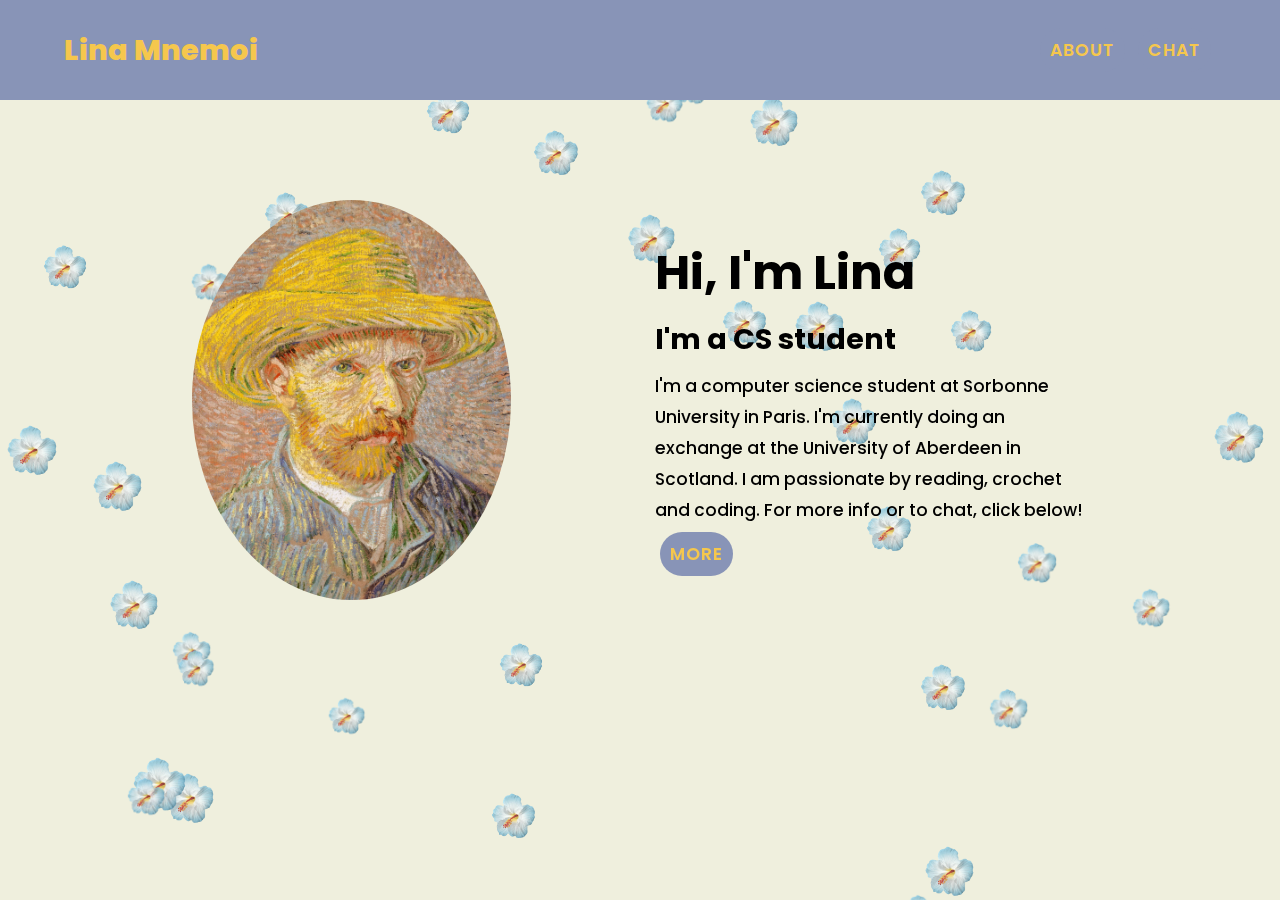
<file: public/index.html>
<!DOCTYPE html>
<html lang="en">
<head>
    <meta charset="UTF-8">
    <meta name="viewport" content="width=device-width, initial-scale=1.0">
    <title>Lina Mnemoi</title>
    <link rel="stylesheet" href="css/styles.css">
    <meta name="description" content="">
    <meta name="viewport" content="width=device-width, initial-scale=1">
    <link href="https://fonts.googleapis.com/css2?family=Poppins:ital,wght@0,100;0,200;0,300;0,400;0,500;0,600;0,700;0,800;0,900;1,100;1,200;1,300;1,400;1,500;1,600;1,700;1,800;1,900&display=swap" rel="stylesheet">
</head>

<body>

    <!--making of a navbar at the top (the same for all pages)-->
    <header>
        <a href="#" class="logo">Lina Mnemoi</a>

        <i class="bx bx-menu" id="menu-icon"></i>

        <nav>
            <a href="info.html" class="btn">about</a>
            <a href="chat.html" class="btn">CHAT</a>
        </nav>

        
    </header>

    <div class="wallpaper" id="wallpaper"></div> <!-- floating flowers background-->


    <!--content of the page = image, text and link-->
    <div class="home_content">
        <div class="home_img">
            <img src="img/pic.jpg" alt="Portrait">
        </div>

        <div class="main_content">
            <h1>Hi, I'm Lina</h1>
            <h3>I'm a CS student</h3>
            <p>I'm a computer science student at Sorbonne University in Paris. I'm currently doing an exchange at the University of Aberdeen in Scotland. I am passionate by reading, crochet and coding. For more info or to chat, click below! </p>

            <a href="info.html" class="btn">More</a>

        </div>

    </div>

    <script>
        //making of the "wallpaper" background
        const wallpaper = document.getElementById("wallpaper");
        const flowerCount = 40;

        for (let i = 0; i < flowerCount; i++) {
            const flower = document.createElement("img");
            flower.src = "img/flower.png"; 
            flower.className = "flower";

            //random position for each flower
            flower.style.top = `${Math.random() * 100}%`;
            flower.style.left = `${Math.random() * 100}%`;

            //random duration and delay for animation float defined in styles.css
            const duration = 5 + Math.random() * 4; // 5s to 9s
            const delay = Math.random() * 3;
            flower.style.animationDuration = `${duration}s`;
            flower.style.animationDelay = `${delay}s`;

            // Slight size variation 
            const size = 40 + Math.random() * 20; //between 40 and 60px
            flower.style.width = `${size}px`;

            wallpaper.appendChild(flower);
        }

    </script>
    
</body>



</html>
</file>
<file: public/css/styles.css>
*{
    margin: 0;
    padding: 0;
    box-sizing: border-box;
    text-decoration: none;

}

/*defining background color across the entire website + font*/
body{
    background-color: #EFEFDD;
    font-family: poppins, -apple-system, BlinkMacSystemFont, 'Segoe UI', Roboto, Oxygen, Ubuntu, Cantarell, 'Open Sans', 'Helvetica Neue', sans-serif, Geneva, Tahoma, sans-serif, 'Times New Roman', Times, serif, sans-serif;
}

html{
    font-size: 60%; /*good practice*/
}

/*styles for the header/navbar for all the pages*/
header{
    width: 100%;
    height: 100px;
    top:0; 
    left:0; 
    padding: 4rem 5%;
    background:#8894B7;
    justify-content: space-between;
    align-items: center;
    display: flex;
    z-index: 1000; /*navbar is fixed and above all other elements*/ 
    position: fixed; 
}

/*basic styles for the logo=name on the top left*/
.logo{
    font-size: 3rem;
    font-weight: 800;
    cursor: pointer;
    color:#F5C74D;
}

/*hover effect to show it is a link*/
.logo:hover{
    color: #EFEFDD; 
}

/*simple styles for the links in the navbar*/
nav a{
    font-size: 1.8rem;
    color:#F5C74D;
    margin-left: 3rem;
    font-weight: 500;
}

/*the links are of class btn; styles for all btn links across pages*/
.btn{
    font-size: 1.8rem; 
    font-weight: 600;
    font-family: poppins, -apple-system, BlinkMacSystemFont, 'Segoe UI', Roboto, Oxygen, Ubuntu, Cantarell, 'Open Sans', 'Helvetica Neue', sans-serif, Geneva, Tahoma, sans-serif, 'Times New Roman', Times, serif, sans-serif; /*need to force it or wont work on all buttons*/
    padding: 10px; 
    margin: 0 5px;
    border-radius: 3rem;
    color: #F5C74D;
    background: #8894B7;
    letter-spacing: 1px;
    cursor: pointer;
    transition: 0.3s ease-in-out;
    text-transform: uppercase;
}

/*simple transition when hovering*/
.btn:hover{
    background: #F5C74D;;
    color:#8894B7;
}

/*font sizes for titles*/
h1{
    font-size: 5rem;
}

h3{
    margin: 1rem 0;
    font-size: 3rem;
}

h4{
    font-size: large;
}

/*styling of all the home content (image and text)*/
.home_content{
    display: flex; 
    justify-content: center;
    gap: 15rem; /*automatic gap between all elements to make layout simpler*/
    align-items: center;
    padding-top: 200px; /*moving content down*/
    padding-left: 15%;
    padding-right:15%;
}

/*size and simple transition for the image*/
.home_img img{
    top: 100px;
    height:400px;
    width: auto;
    border-radius: 50%;
    transition:  0.3s ease-in-out;
}

.home_img img:hover{
    transform:scale(1.06)
}


/*font styling and sized for the small text*/

.main_content p{
    font-size: 1.8rem;
    font-weight: 500;
    line-height: 1.8;
    padding-bottom: 15px;
}

/*wallpaper = floating flower background*/
.wallpaper {
    top: 0;
    left: 0;
    width: 100%;
    height: 100%;
    z-index: -1; /*behind everything */
    position: fixed;
}

/*simple styles for the flowers*/
.flower {
    position: absolute;
    width: 30px;
    opacity: 0.8; /*making them softer*/
    animation: float infinite ease-in-out;
}

/*floating animation*/
@keyframes float {
    0% {transform: translate(0, 0) rotate(0deg);}
    50% {transform: translate(-5px, -10px) rotate(2deg);}
    100% {transform: translate(0, 0) rotate(0deg);}
}


@media (max-width: 1080px) {  /*adapting the layout to smaller screens*/

    /*content is showing vertically and text is centered*/
    .home_content{
        flex-direction: column;
        margin: 5rem 0; 
        padding-top:150px;
        gap:10rem;
    }

    .main_content{
        align-items: center;
        text-align: center;
    }

    .btn{
        margin: 0px;
        padding: 5px;
    }


}
</file>
